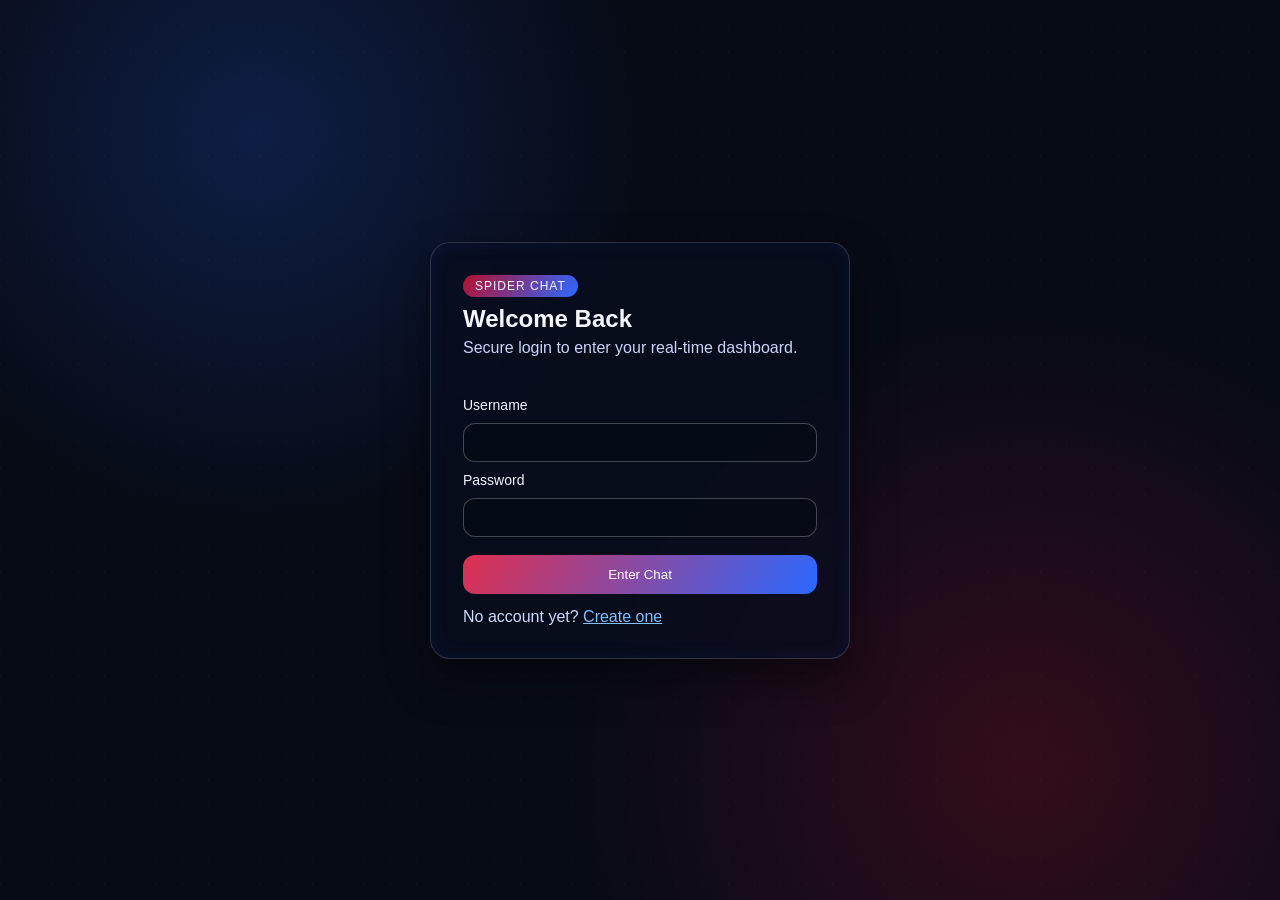
<file: web/index.html>
<!DOCTYPE html>
<html lang="en">
<head>
  <meta charset="UTF-8">
  <meta name="viewport" content="width=device-width, initial-scale=1.0">
  <title>Spider Chat | Login</title>
  <link rel="stylesheet" href="login_page.css">
</head>
<body>
  <div class="bg-overlay"></div>
  <main class="auth-wrap">
    <section class="auth-card">
      <p class="brand-pill">Spider Chat</p>
      <h1>Welcome Back</h1>
      <p class="subtitle">Secure login to enter your real-time dashboard.</p>
      <p id="error" class="error"></p>

      <form id="login_form" class="auth-form">
        <label for="username">Username</label>
        <input id="username" name="username" type="text" minlength="3" maxlength="32" required>

        <label for="password">Password</label>
        <input id="password" name="password" type="password" minlength="6" required>

        <button type="submit">Enter Chat</button>
      </form>

      <p class="switch-link">No account yet? <a href="/signup.html">Create one</a></p>
    </section>
  </main>

  <script>
    const loginForm = document.getElementById("login_form");
    const errorEl = document.getElementById("error");

    loginForm.addEventListener("submit", async (e) => {
      e.preventDefault();
      errorEl.textContent = "";
      const username = e.target.username.value.trim();
      const password = e.target.password.value;

      try {
        const res = await fetch("/api/login", {
          method: "POST",
          headers: { "Content-Type": "application/json" },
          body: JSON.stringify({ username, password })
        });
        const data = await res.json().catch(() => ({}));
        if (!res.ok) {
          errorEl.textContent = data.error || "Login failed";
          return;
        }
        localStorage.setItem("chat_token", data.token);
        window.location.href = "/chat_page.html";
      } catch (err) {
        errorEl.textContent = "Network error. Please retry.";
      }
    });
  </script>
</body>
</html>
</file>
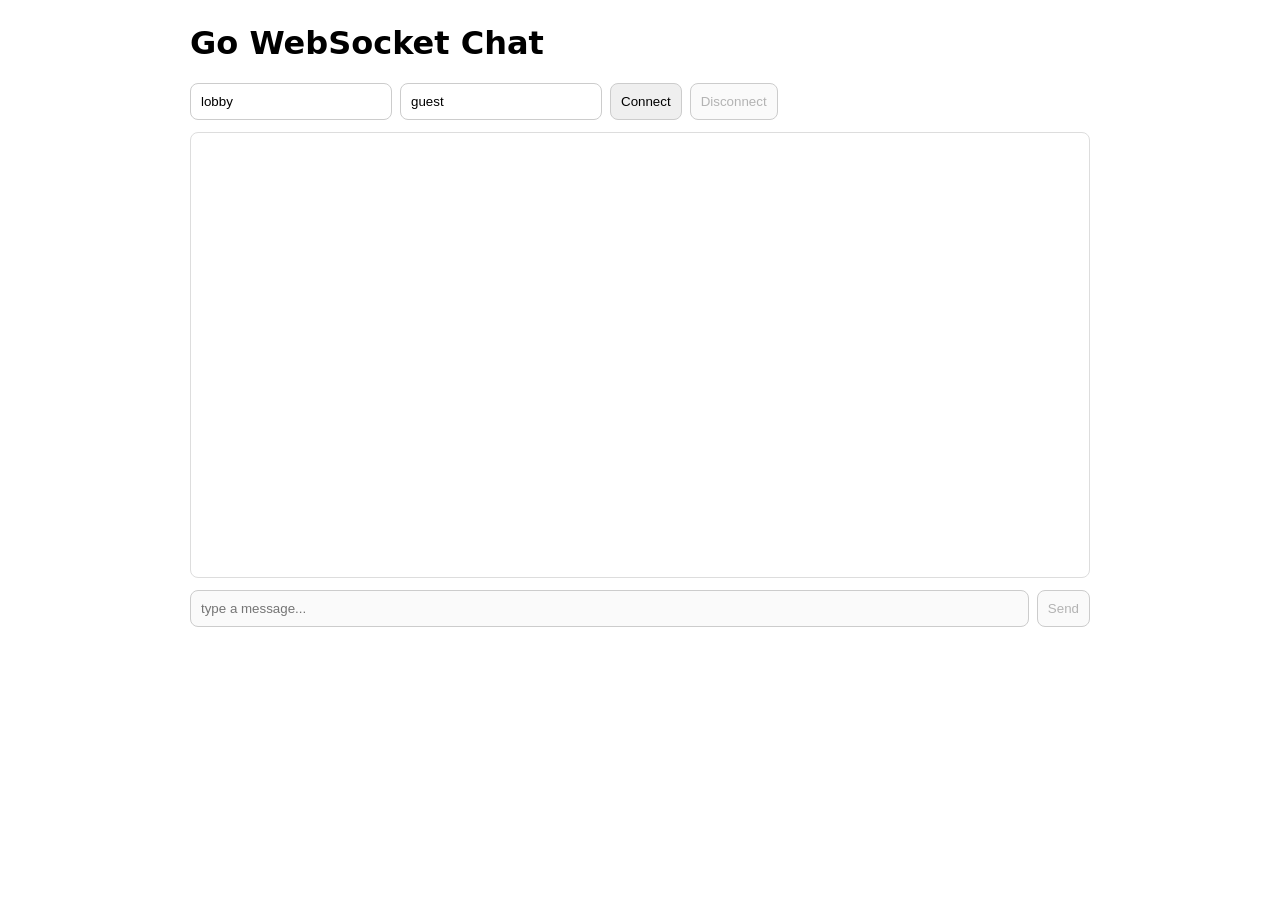
<file: web/Prev_index.html>
<!doctype html>
<html>
<head>
  <meta charset="utf-8" />
  <title>Go WebSocket Chat</title>
  <style>
    body { font-family: system-ui, sans-serif; max-width: 900px; margin: 24px auto; }
    #log { border: 1px solid #ddd; height: 420px; overflow: auto; padding: 12px; border-radius: 8px; }
    .row { display: flex; gap: 8px; margin-top: 12px; }
    input, button { padding: 10px; border-radius: 8px; border: 1px solid #ccc; }
    input { flex: 1; }
    .meta { display:flex; gap:8px; margin-bottom: 12px; }
    .meta input { flex: 0 0 180px; }
    .sys { color: #666; font-style: italic; }
  </style>
</head>
<body>
  <h1>Go WebSocket Chat</h1>

  <div class="meta">
    <input id="room" placeholder="room" value="lobby" />
    <input id="user" placeholder="user" value="guest" />
    <button id="connect">Connect</button>
    <button id="disconnect" disabled>Disconnect</button>
  </div>

  <div id="log"></div>

  <div class="row">
    <input id="msg" placeholder="type a message..." disabled />
    <button id="send" disabled>Send</button>
  </div>

  <script>
    const log = document.getElementById("log");
    const roomEl = document.getElementById("room");
    const userEl = document.getElementById("user");
    const connectBtn = document.getElementById("connect");
    const disconnectBtn = document.getElementById("disconnect");
    const msgEl = document.getElementById("msg");
    const sendBtn = document.getElementById("send");

    let ws;

    function line(text, cls) {
      const div = document.createElement("div");
      if (cls) div.className = cls;
      div.textContent = text;
      log.appendChild(div);
      log.scrollTop = log.scrollHeight;
    }

    connectBtn.onclick = () => {
      const room = encodeURIComponent(roomEl.value || "lobby");
      const user = encodeURIComponent(userEl.value || "anon");
      const proto = location.protocol === "https:" ? "wss" : "ws";

      ws = new WebSocket(`${proto}://${location.host}/ws?room=${room}&user=${user}`);

      ws.onopen = () => {
        line(`connected to room=${roomEl.value} as ${userEl.value}`, "sys");
        connectBtn.disabled = true;
        disconnectBtn.disabled = false;
        msgEl.disabled = false;
        sendBtn.disabled = false;
        msgEl.focus();
      };

      ws.onmessage = (ev) => {
        const m = JSON.parse(ev.data);
        const ts = new Date(m.timestamp).toLocaleTimeString();
        if (m.type === "system") {
          line(`[${ts}] * ${m.text}`, "sys");
        } else {
          line(`[${ts}] ${m.user}: ${m.text}`);
        }
      };

      ws.onclose = () => {
        line("disconnected", "sys");
        connectBtn.disabled = false;
        disconnectBtn.disabled = true;
        msgEl.disabled = true;
        sendBtn.disabled = true;
      };
    };

    disconnectBtn.onclick = () => ws && ws.close();

    function send() {
      const text = msgEl.value.trim();
      if (!text || !ws || ws.readyState !== 1) return;
      ws.send(JSON.stringify({ text }));
      msgEl.value = "";
      msgEl.focus();
    }

    sendBtn.onclick = send;
    msgEl.addEventListener("keydown", (e) => {
      if (e.key === "Enter") send();
    });
  </script>
</body>
</html>
</file>
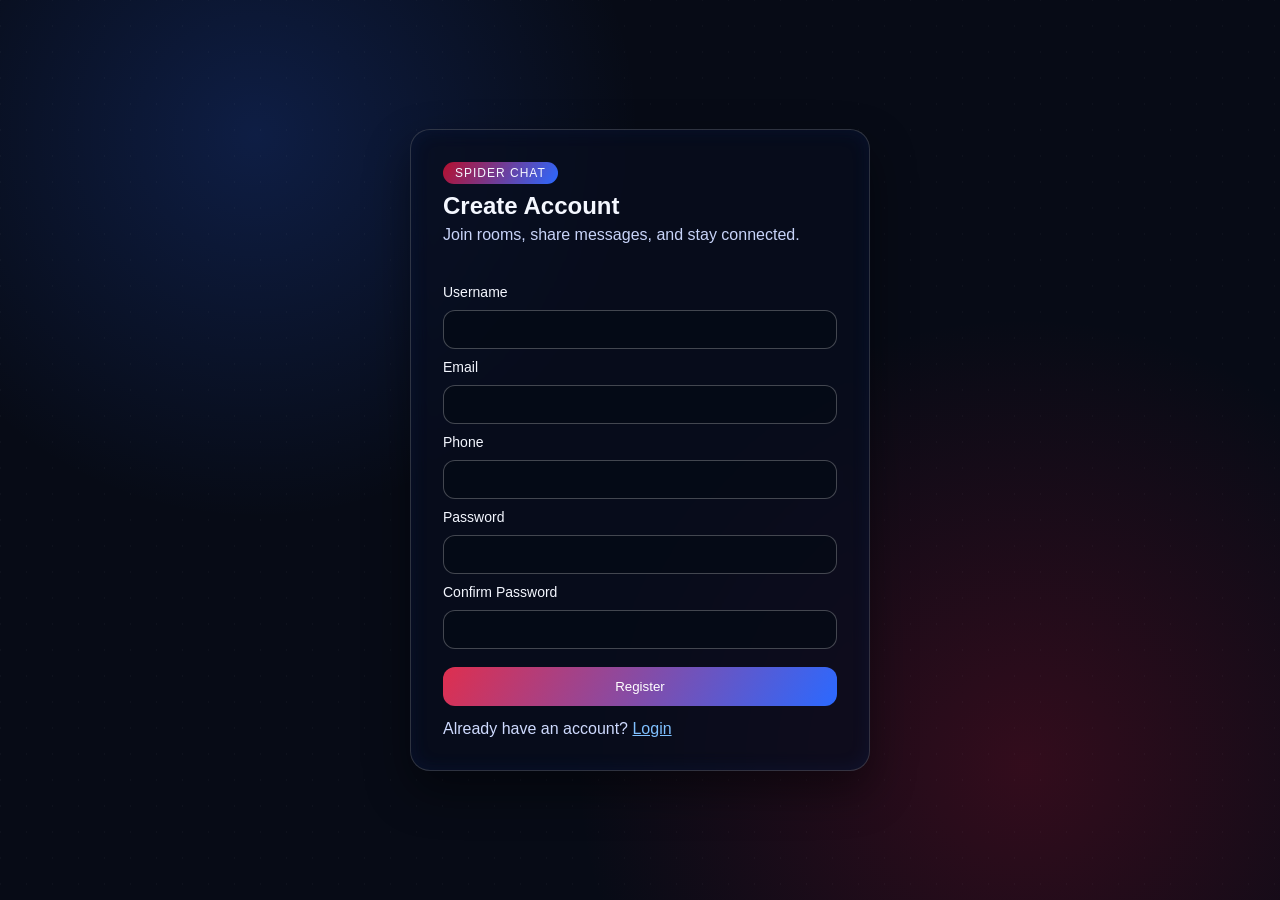
<file: web/signup.html>
<!DOCTYPE html>
<html lang="en">
<head>
  <meta charset="UTF-8">
  <meta name="viewport" content="width=device-width, initial-scale=1.0">
  <title>Spider Chat | Register</title>
  <link rel="stylesheet" href="signup_page.css">
</head>
<body>
  <div class="bg-overlay"></div>
  <main class="auth-wrap">
    <section class="auth-card">
      <p class="brand-pill">Spider Chat</p>
      <h1>Create Account</h1>
      <p class="subtitle">Join rooms, share messages, and stay connected.</p>
      <p id="error" class="error"></p>

      <form id="signup-form" class="auth-form">
        <label for="username">Username</label>
        <input id="username" type="text" minlength="3" maxlength="32" required>

        <label for="email">Email</label>
        <input id="email" type="email" required>

        <label for="phone">Phone</label>
        <input id="phone" type="text" required>

        <label for="password">Password</label>
        <input id="password" type="password" minlength="6" required>

        <label for="confirm-password">Confirm Password</label>
        <input id="confirm-password" type="password" minlength="6" required>

        <button type="submit">Register</button>
      </form>

      <p class="switch-link">Already have an account? <a href="/index.html">Login</a></p>
    </section>
  </main>

  <script>
    const signupForm = document.getElementById("signup-form");
    const errorEl = document.getElementById("error");

    signupForm.addEventListener("submit", async (e) => {
      e.preventDefault();
      errorEl.textContent = "";

      const username = document.getElementById("username").value.trim();
      const email = document.getElementById("email").value.trim();
      const phone = document.getElementById("phone").value.trim();
      const password = document.getElementById("password").value;
      const confirmPassword = document.getElementById("confirm-password").value;

      if (password !== confirmPassword) {
        errorEl.textContent = "Passwords do not match";
        return;
      }

      try {
        const res = await fetch("/api/register", {
          method: "POST",
          headers: { "Content-Type": "application/json" },
          body: JSON.stringify({ username, email, phone, password })
        });
        const data = await res.json().catch(() => ({}));
        if (!res.ok) {
          errorEl.textContent = data.error || "Registration failed";
          return;
        }
        window.location.href = "/index.html";
      } catch (err) {
        errorEl.textContent = "Network error. Please retry.";
      }
    });
  </script>
</body>
</html>
</file>
<file: web/login_page.css>
:root {
  --bg: #070b16;
  --panel: rgba(8, 14, 31, 0.7);
  --red: #b5102f;
  --red-soft: #de2f4f;
  --blue: #2b69ff;
  --text: #f4f7ff;
}

* { box-sizing: border-box; }
body {
  margin: 0;
  min-height: 100vh;
  color: var(--text);
  font-family: "Segoe UI", Tahoma, sans-serif;
  background: radial-gradient(circle at 20% 15%, rgba(43, 105, 255, 0.2), transparent 30%),
              radial-gradient(circle at 80% 85%, rgba(181, 16, 47, 0.25), transparent 35%),
              var(--bg);
}
.bg-overlay {
  position: fixed;
  inset: 0;
  background-image: linear-gradient(120deg, rgba(255,255,255,0.03) 1px, transparent 1px),
                    linear-gradient(60deg, rgba(255,255,255,0.03) 1px, transparent 1px);
  background-size: 26px 26px;
  pointer-events: none;
}
.auth-wrap {
  min-height: 100vh;
  display: grid;
  place-items: center;
  padding: 24px;
}
.auth-card {
  width: 100%;
  max-width: 420px;
  padding: 32px;
  border-radius: 20px;
  background: var(--panel);
  border: 1px solid rgba(255, 255, 255, 0.16);
  box-shadow: 0 20px 45px rgba(0, 0, 0, 0.45), inset 0 0 20px rgba(43, 105, 255, 0.08);
  backdrop-filter: blur(10px);
  animation: rise 0.45s ease;
}
.brand-pill {
  display: inline-block;
  margin: 0 0 8px;
  padding: 4px 12px;
  border-radius: 999px;
  background: linear-gradient(120deg, var(--red), var(--blue));
  font-size: 12px;
  text-transform: uppercase;
  letter-spacing: 1px;
}
h1 { margin: 0 0 6px; }
.subtitle { margin: 0 0 16px; color: #c8d4f9; }
.auth-form { display: grid; gap: 10px; }
label { font-size: 14px; }
input {
  width: 100%;
  border-radius: 12px;
  border: 1px solid rgba(255, 255, 255, 0.25);
  background: rgba(5, 10, 20, 0.7);
  color: var(--text);
  padding: 11px 12px;
  outline: none;
}
input:focus { border-color: var(--blue); box-shadow: 0 0 0 2px rgba(43, 105, 255, 0.2); }
button {
  margin-top: 8px;
  border: 0;
  border-radius: 12px;
  padding: 12px;
  color: #fff;
  background: linear-gradient(120deg, var(--red-soft), var(--blue));
  cursor: pointer;
  transition: transform 0.2s ease, box-shadow 0.2s ease;
}
button:hover { transform: translateY(-2px); box-shadow: 0 8px 20px rgba(43, 105, 255, 0.25); }
.switch-link { margin: 14px 0 0; color: #cfdbff; }
.switch-link a { color: #7fc0ff; }
.error { min-height: 20px; color: #ff9bb0; margin: 4px 0; }
@keyframes rise { from { opacity: 0; transform: translateY(8px); } to { opacity: 1; transform: translateY(0); } }
</file>
<file: web/signup_page.css>
:root {
  --bg: #070b16;
  --panel: rgba(8, 14, 31, 0.7);
  --red: #b5102f;
  --red-soft: #de2f4f;
  --blue: #2b69ff;
  --text: #f4f7ff;
}
* { box-sizing: border-box; }
body {
  margin: 0;
  min-height: 100vh;
  color: var(--text);
  font-family: "Segoe UI", Tahoma, sans-serif;
  background: radial-gradient(circle at 20% 15%, rgba(43, 105, 255, 0.2), transparent 30%),
              radial-gradient(circle at 80% 85%, rgba(181, 16, 47, 0.25), transparent 35%),
              var(--bg);
}
.bg-overlay {
  position: fixed;
  inset: 0;
  background-image: linear-gradient(120deg, rgba(255,255,255,0.03) 1px, transparent 1px),
                    linear-gradient(60deg, rgba(255,255,255,0.03) 1px, transparent 1px);
  background-size: 26px 26px;
  pointer-events: none;
}
.auth-wrap { min-height: 100vh; display: grid; place-items: center; padding: 24px; }
.auth-card {
  width: 100%;
  max-width: 460px;
  padding: 32px;
  border-radius: 20px;
  background: var(--panel);
  border: 1px solid rgba(255, 255, 255, 0.16);
  box-shadow: 0 20px 45px rgba(0, 0, 0, 0.45), inset 0 0 20px rgba(43, 105, 255, 0.08);
  backdrop-filter: blur(10px);
}
.brand-pill {
  display: inline-block;
  margin: 0 0 8px;
  padding: 4px 12px;
  border-radius: 999px;
  background: linear-gradient(120deg, var(--red), var(--blue));
  font-size: 12px;
  text-transform: uppercase;
  letter-spacing: 1px;
}
h1 { margin: 0 0 6px; }
.subtitle { margin: 0 0 16px; color: #c8d4f9; }
.auth-form { display: grid; gap: 10px; }
label { font-size: 14px; }
input {
  width: 100%;
  border-radius: 12px;
  border: 1px solid rgba(255, 255, 255, 0.25);
  background: rgba(5, 10, 20, 0.7);
  color: var(--text);
  padding: 11px 12px;
  outline: none;
}
input:focus { border-color: var(--blue); box-shadow: 0 0 0 2px rgba(43, 105, 255, 0.2); }
button {
  margin-top: 8px;
  border: 0;
  border-radius: 12px;
  padding: 12px;
  color: #fff;
  background: linear-gradient(120deg, var(--red-soft), var(--blue));
  cursor: pointer;
  transition: transform 0.2s ease, box-shadow 0.2s ease;
}
button:hover { transform: translateY(-2px); box-shadow: 0 8px 20px rgba(43, 105, 255, 0.25); }
.switch-link { margin: 14px 0 0; color: #cfdbff; }
.switch-link a { color: #7fc0ff; }
.error { min-height: 20px; color: #ff9bb0; margin: 4px 0; }
</file>
